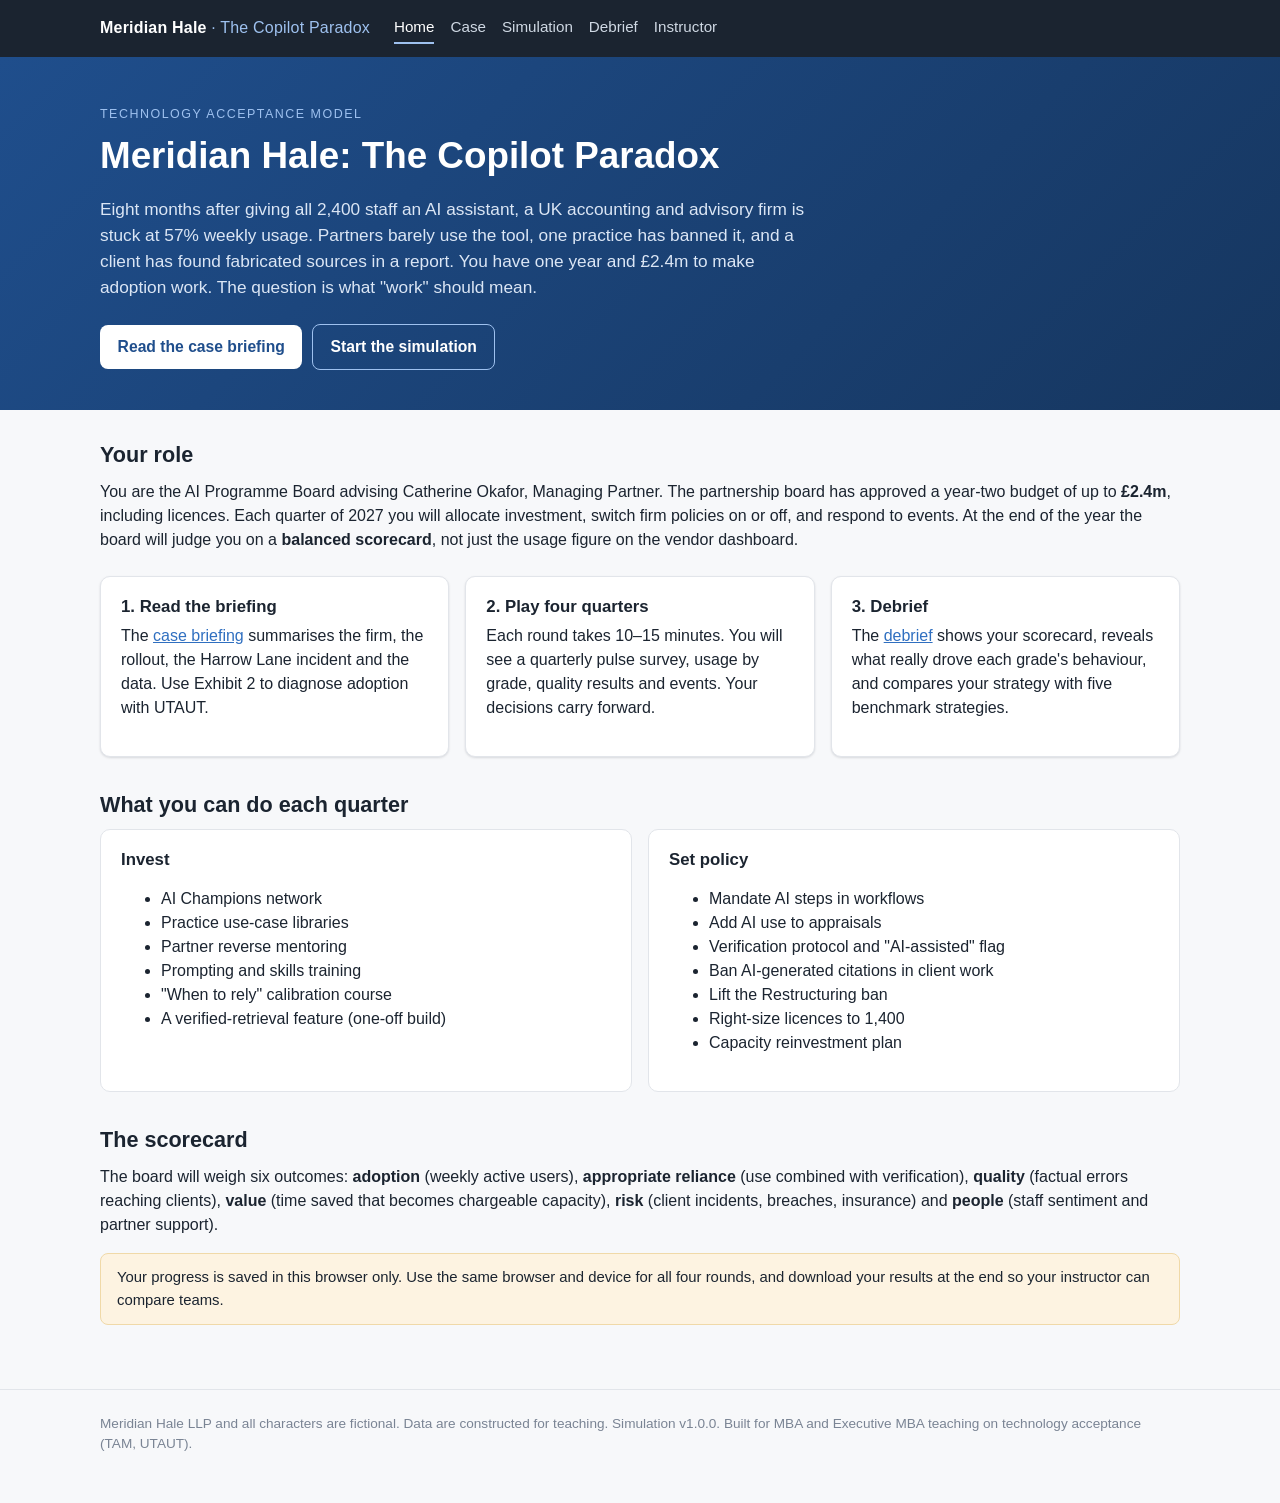
<file: index.html>
<!DOCTYPE html>
<html lang="en-GB">
<head>
  <meta charset="utf-8">
  <meta name="viewport" content="width=device-width, initial-scale=1">
  <title>Meridian Hale: The Copilot Paradox — Simulation</title>
  <meta name="description" content="A classroom simulation on technology acceptance (TAM, UTAUT) and generative AI adoption in a professional services firm.">
  <link rel="icon" href="data:image/svg+xml,%3Csvg xmlns=%27http://www.w3.org/2000/svg%27 viewBox=%270 0 16 16%27%3E%3Crect width=%2716%27 height=%2716%27 rx=%273%27 fill=%27%231f4e8c%27/%3E%3C/svg%3E">
  <link rel="stylesheet" href="assets/css/style.css">
</head>
<body>
  <header class="topbar"></header>

  <section class="hero">
    <div class="wrap">
      <div class="kicker">Technology acceptance model</div>
      <h1>Meridian Hale: The Copilot Paradox</h1>
      <p>Eight months after giving all 2,400 staff an AI assistant, a UK accounting and advisory firm is stuck at 57% weekly usage. Partners barely use the tool, one practice has banned it, and a client has found fabricated sources in a report. You have one year and £2.4m to make adoption work. The question is what "work" should mean.</p>
      <div class="btn-row" style="margin-top:1.4rem">
        <a class="btn" href="case.html" style="background:#fff;color:#1f4e8c">Read the case briefing</a>
        <a class="btn secondary" href="simulation.html" style="background:transparent;color:#fff;border-color:#9ec1ef">Start the simulation</a>
      </div>
    </div>
  </section>

  <main class="wrap">
    <h2 style="margin-top:0">Your role</h2>
    <p>You are the AI Programme Board advising Catherine Okafor, Managing Partner. The partnership board has approved a year-two budget of up to <strong>£2.4m</strong>, including licences. Each quarter of 2027 you will allocate investment, switch firm policies on or off, and respond to events. At the end of the year the board will judge you on a <strong>balanced scorecard</strong>, not just the usage figure on the vendor dashboard.</p>

    <div class="grid grid-3" style="margin-top:1.5rem">
      <div class="card">
        <h3>1. Read the briefing</h3>
        <p>The <a href="case.html">case briefing</a> summarises the firm, the rollout, the Harrow Lane incident and the data. Use Exhibit 2 to diagnose adoption with UTAUT.</p>
      </div>
      <div class="card">
        <h3>2. Play four quarters</h3>
        <p>Each round takes 10–15 minutes. You will see a quarterly pulse survey, usage by grade, quality results and events. Your decisions carry forward.</p>
      </div>
      <div class="card">
        <h3>3. Debrief</h3>
        <p>The <a href="debrief.html">debrief</a> shows your scorecard, reveals what really drove each grade's behaviour, and compares your strategy with five benchmark strategies.</p>
      </div>
    </div>

    <h2>What you can do each quarter</h2>
    <div class="grid grid-2">
      <div class="card flat">
        <h3>Invest</h3>
        <ul>
          <li>AI Champions network</li>
          <li>Practice use-case libraries</li>
          <li>Partner reverse mentoring</li>
          <li>Prompting and skills training</li>
          <li>"When to rely" calibration course</li>
          <li>A verified-retrieval feature (one-off build)</li>
        </ul>
      </div>
      <div class="card flat">
        <h3>Set policy</h3>
        <ul>
          <li>Mandate AI steps in workflows</li>
          <li>Add AI use to appraisals</li>
          <li>Verification protocol and "AI-assisted" flag</li>
          <li>Ban AI-generated citations in client work</li>
          <li>Lift the Restructuring ban</li>
          <li>Right-size licences to 1,400</li>
          <li>Capacity reinvestment plan</li>
        </ul>
      </div>
    </div>

    <h2>The scorecard</h2>
    <p>The board will weigh six outcomes: <strong>adoption</strong> (weekly active users), <strong>appropriate reliance</strong> (use combined with verification), <strong>quality</strong> (factual errors reaching clients), <strong>value</strong> (time saved that becomes chargeable capacity), <strong>risk</strong> (client incidents, breaches, insurance) and <strong>people</strong> (staff sentiment and partner support).</p>
    <div class="notice">Your progress is saved in this browser only. Use the same browser and device for all four rounds, and download your results at the end so your instructor can compare teams.</div>
  </main>

  <footer></footer>
  <script src="assets/js/data.js"></script>
  <script src="assets/js/ui.js"></script>
  <script>MHUI.nav('index.html');</script>
</body>
</html>
</file>
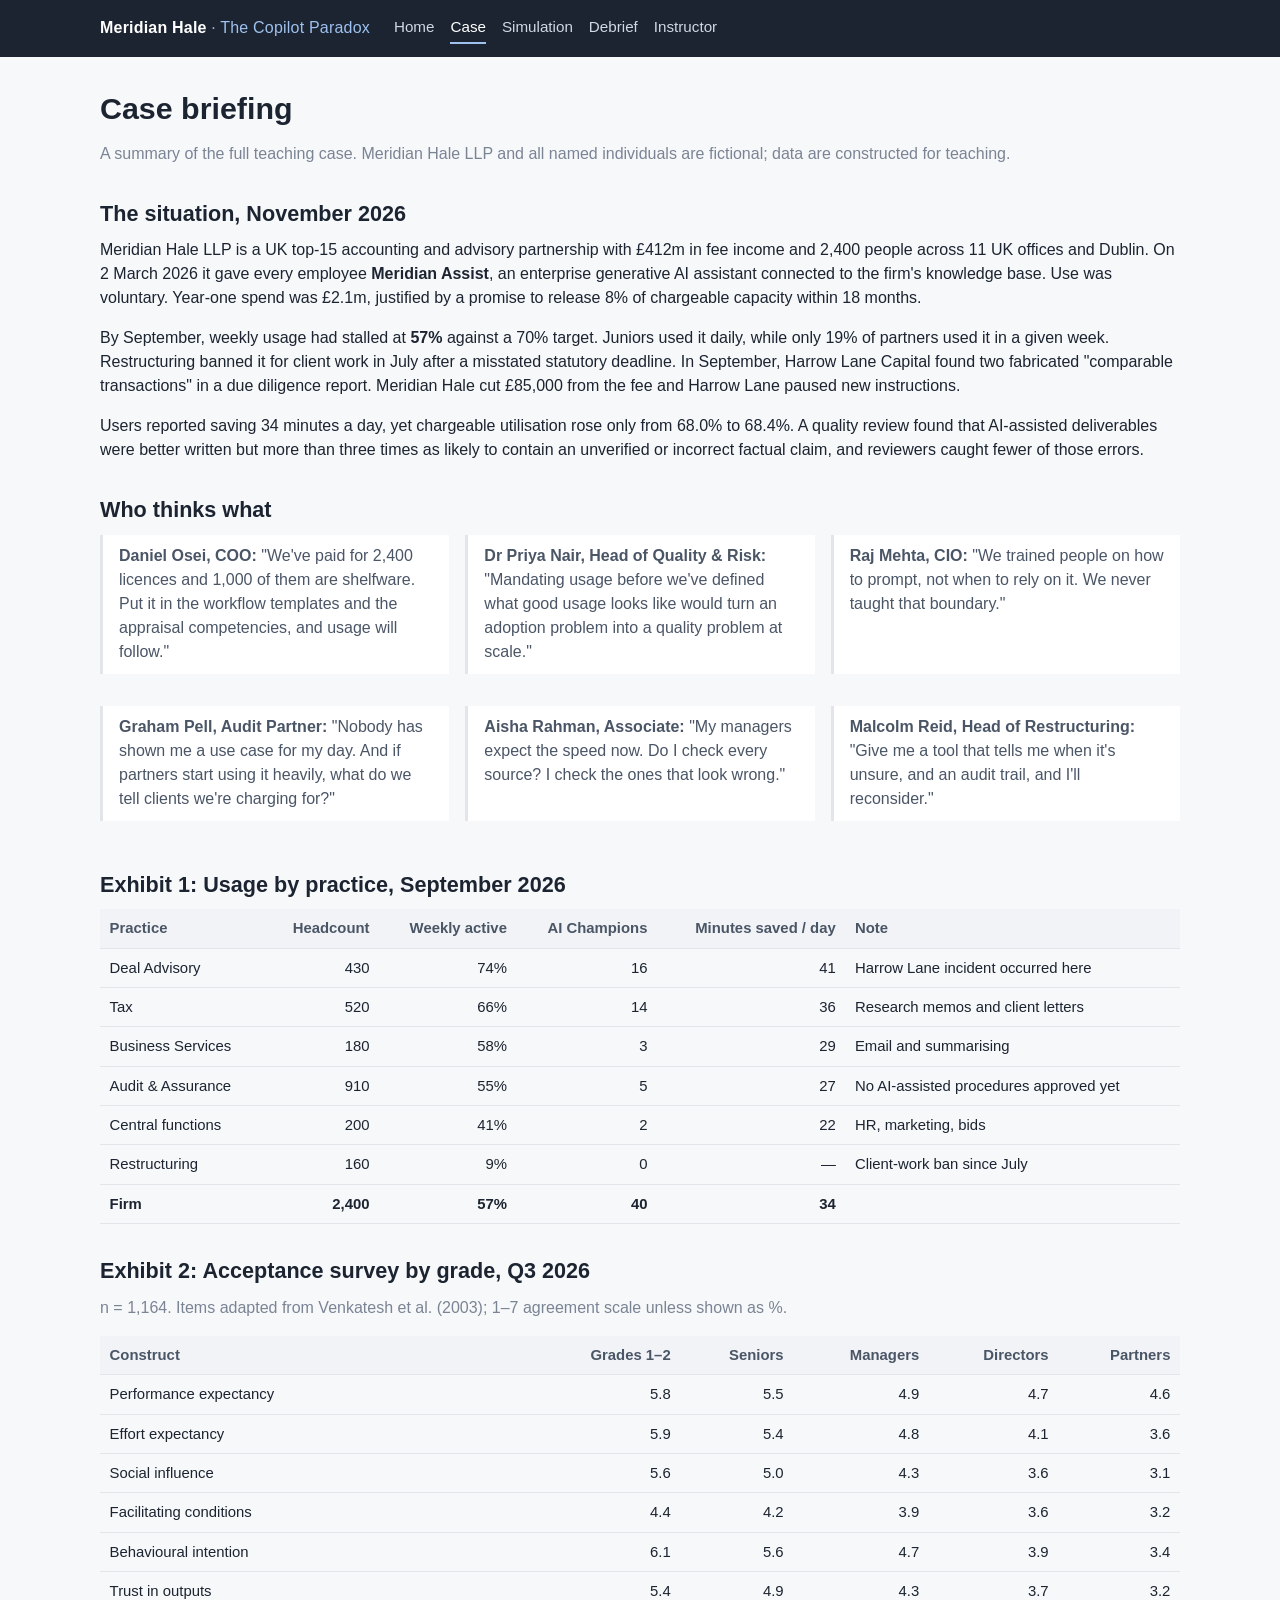
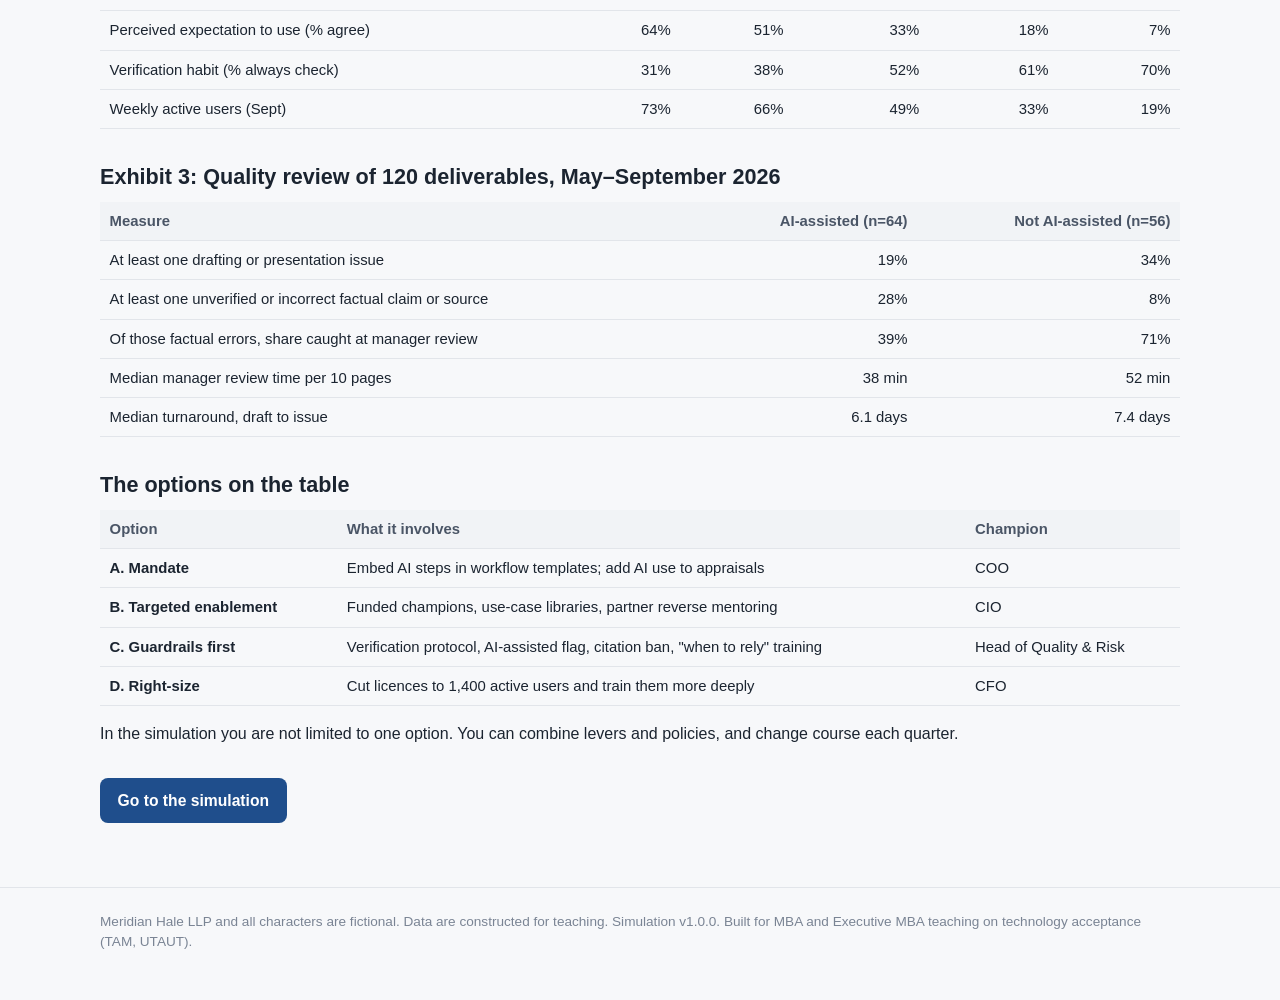
<file: case.html>
<!DOCTYPE html>
<html lang="en-GB">
<head>
  <meta charset="utf-8">
  <meta name="viewport" content="width=device-width, initial-scale=1">
  <title>Case briefing — Meridian Hale: The Copilot Paradox</title>
  <link rel="icon" href="data:image/svg+xml,%3Csvg xmlns=%27http://www.w3.org/2000/svg%27 viewBox=%270 0 16 16%27%3E%3Crect width=%2716%27 height=%2716%27 rx=%273%27 fill=%27%231f4e8c%27/%3E%3C/svg%3E">
  <link rel="stylesheet" href="assets/css/style.css">
</head>
<body>
  <header class="topbar"></header>
  <main class="wrap">
    <h1>Case briefing</h1>
    <p class="muted">A summary of the full teaching case. Meridian Hale LLP and all named individuals are fictional; data are constructed for teaching.</p>

    <h2>The situation, November 2026</h2>
    <p>Meridian Hale LLP is a UK top-15 accounting and advisory partnership with £412m in fee income and 2,400 people across 11 UK offices and Dublin. On 2 March 2026 it gave every employee <strong>Meridian Assist</strong>, an enterprise generative AI assistant connected to the firm's knowledge base. Use was voluntary. Year-one spend was £2.1m, justified by a promise to release 8% of chargeable capacity within 18 months.</p>
    <p>By September, weekly usage had stalled at <strong>57%</strong> against a 70% target. Juniors used it daily, while only 19% of partners used it in a given week. Restructuring banned it for client work in July after a misstated statutory deadline. In September, Harrow Lane Capital found two fabricated "comparable transactions" in a due diligence report. Meridian Hale cut £85,000 from the fee and Harrow Lane paused new instructions.</p>
    <p>Users reported saving 34 minutes a day, yet chargeable utilisation rose only from 68.0% to 68.4%. A quality review found that AI-assisted deliverables were better written but more than three times as likely to contain an unverified or incorrect factual claim, and reviewers caught fewer of those errors.</p>

    <h2>Who thinks what</h2>
    <div class="grid grid-2">
      <blockquote><strong>Daniel Osei, COO:</strong> "We've paid for 2,400 licences and 1,000 of them are shelfware. Put it in the workflow templates and the appraisal competencies, and usage will follow."</blockquote>
      <blockquote><strong>Dr Priya Nair, Head of Quality &amp; Risk:</strong> "Mandating usage before we've defined what good usage looks like would turn an adoption problem into a quality problem at scale."</blockquote>
      <blockquote><strong>Raj Mehta, CIO:</strong> "We trained people on how to prompt, not when to rely on it. We never taught that boundary."</blockquote>
      <blockquote><strong>Graham Pell, Audit Partner:</strong> "Nobody has shown me a use case for my day. And if partners start using it heavily, what do we tell clients we're charging for?"</blockquote>
      <blockquote><strong>Aisha Rahman, Associate:</strong> "My managers expect the speed now. Do I check every source? I check the ones that look wrong."</blockquote>
      <blockquote><strong>Malcolm Reid, Head of Restructuring:</strong> "Give me a tool that tells me when it's unsure, and an audit trail, and I'll reconsider."</blockquote>
    </div>

    <h2>Exhibit 1: Usage by practice, September 2026</h2>
    <div class="table-wrap"><table>
      <thead><tr><th>Practice</th><th class="num">Headcount</th><th class="num">Weekly active</th><th class="num">AI Champions</th><th class="num">Minutes saved / day</th><th>Note</th></tr></thead>
      <tbody>
        <tr><td>Deal Advisory</td><td class="num">430</td><td class="num">74%</td><td class="num">16</td><td class="num">41</td><td>Harrow Lane incident occurred here</td></tr>
        <tr><td>Tax</td><td class="num">520</td><td class="num">66%</td><td class="num">14</td><td class="num">36</td><td>Research memos and client letters</td></tr>
        <tr><td>Business Services</td><td class="num">180</td><td class="num">58%</td><td class="num">3</td><td class="num">29</td><td>Email and summarising</td></tr>
        <tr><td>Audit &amp; Assurance</td><td class="num">910</td><td class="num">55%</td><td class="num">5</td><td class="num">27</td><td>No AI-assisted procedures approved yet</td></tr>
        <tr><td>Central functions</td><td class="num">200</td><td class="num">41%</td><td class="num">2</td><td class="num">22</td><td>HR, marketing, bids</td></tr>
        <tr><td>Restructuring</td><td class="num">160</td><td class="num">9%</td><td class="num">0</td><td class="num">—</td><td>Client-work ban since July</td></tr>
        <tr><td><strong>Firm</strong></td><td class="num"><strong>2,400</strong></td><td class="num"><strong>57%</strong></td><td class="num"><strong>40</strong></td><td class="num"><strong>34</strong></td><td></td></tr>
      </tbody>
    </table></div>

    <h2>Exhibit 2: Acceptance survey by grade, Q3 2026</h2>
    <p class="muted">n = 1,164. Items adapted from Venkatesh et al. (2003); 1–7 agreement scale unless shown as %.</p>
    <div class="table-wrap"><table>
      <thead><tr><th>Construct</th><th class="num">Grades 1–2</th><th class="num">Seniors</th><th class="num">Managers</th><th class="num">Directors</th><th class="num">Partners</th></tr></thead>
      <tbody>
        <tr><td>Performance expectancy</td><td class="num">5.8</td><td class="num">5.5</td><td class="num">4.9</td><td class="num">4.7</td><td class="num">4.6</td></tr>
        <tr><td>Effort expectancy</td><td class="num">5.9</td><td class="num">5.4</td><td class="num">4.8</td><td class="num">4.1</td><td class="num">3.6</td></tr>
        <tr><td>Social influence</td><td class="num">5.6</td><td class="num">5.0</td><td class="num">4.3</td><td class="num">3.6</td><td class="num">3.1</td></tr>
        <tr><td>Facilitating conditions</td><td class="num">4.4</td><td class="num">4.2</td><td class="num">3.9</td><td class="num">3.6</td><td class="num">3.2</td></tr>
        <tr><td>Behavioural intention</td><td class="num">6.1</td><td class="num">5.6</td><td class="num">4.7</td><td class="num">3.9</td><td class="num">3.4</td></tr>
        <tr><td>Trust in outputs</td><td class="num">5.4</td><td class="num">4.9</td><td class="num">4.3</td><td class="num">3.7</td><td class="num">3.2</td></tr>
        <tr><td>Perceived expectation to use (% agree)</td><td class="num">64%</td><td class="num">51%</td><td class="num">33%</td><td class="num">18%</td><td class="num">7%</td></tr>
        <tr><td>Verification habit (% always check)</td><td class="num">31%</td><td class="num">38%</td><td class="num">52%</td><td class="num">61%</td><td class="num">70%</td></tr>
        <tr><td>Weekly active users (Sept)</td><td class="num">73%</td><td class="num">66%</td><td class="num">49%</td><td class="num">33%</td><td class="num">19%</td></tr>
      </tbody>
    </table></div>

    <h2>Exhibit 3: Quality review of 120 deliverables, May–September 2026</h2>
    <div class="table-wrap"><table>
      <thead><tr><th>Measure</th><th class="num">AI-assisted (n=64)</th><th class="num">Not AI-assisted (n=56)</th></tr></thead>
      <tbody>
        <tr><td>At least one drafting or presentation issue</td><td class="num">19%</td><td class="num">34%</td></tr>
        <tr><td>At least one unverified or incorrect factual claim or source</td><td class="num">28%</td><td class="num">8%</td></tr>
        <tr><td>Of those factual errors, share caught at manager review</td><td class="num">39%</td><td class="num">71%</td></tr>
        <tr><td>Median manager review time per 10 pages</td><td class="num">38 min</td><td class="num">52 min</td></tr>
        <tr><td>Median turnaround, draft to issue</td><td class="num">6.1 days</td><td class="num">7.4 days</td></tr>
      </tbody>
    </table></div>

    <h2>The options on the table</h2>
    <div class="table-wrap"><table>
      <thead><tr><th>Option</th><th>What it involves</th><th>Champion</th></tr></thead>
      <tbody>
        <tr><td><strong>A. Mandate</strong></td><td>Embed AI steps in workflow templates; add AI use to appraisals</td><td>COO</td></tr>
        <tr><td><strong>B. Targeted enablement</strong></td><td>Funded champions, use-case libraries, partner reverse mentoring</td><td>CIO</td></tr>
        <tr><td><strong>C. Guardrails first</strong></td><td>Verification protocol, AI-assisted flag, citation ban, "when to rely" training</td><td>Head of Quality &amp; Risk</td></tr>
        <tr><td><strong>D. Right-size</strong></td><td>Cut licences to 1,400 active users and train them more deeply</td><td>CFO</td></tr>
      </tbody>
    </table></div>
    <p style="margin-top:1rem">In the simulation you are not limited to one option. You can combine levers and policies, and change course each quarter.</p>

    <div class="btn-row" style="margin-top:2rem"><a class="btn" href="simulation.html">Go to the simulation</a></div>
  </main>
  <footer></footer>
  <script src="assets/js/data.js"></script>
  <script src="assets/js/ui.js"></script>
  <script>MHUI.nav('case.html');</script>
</body>
</html>
</file>
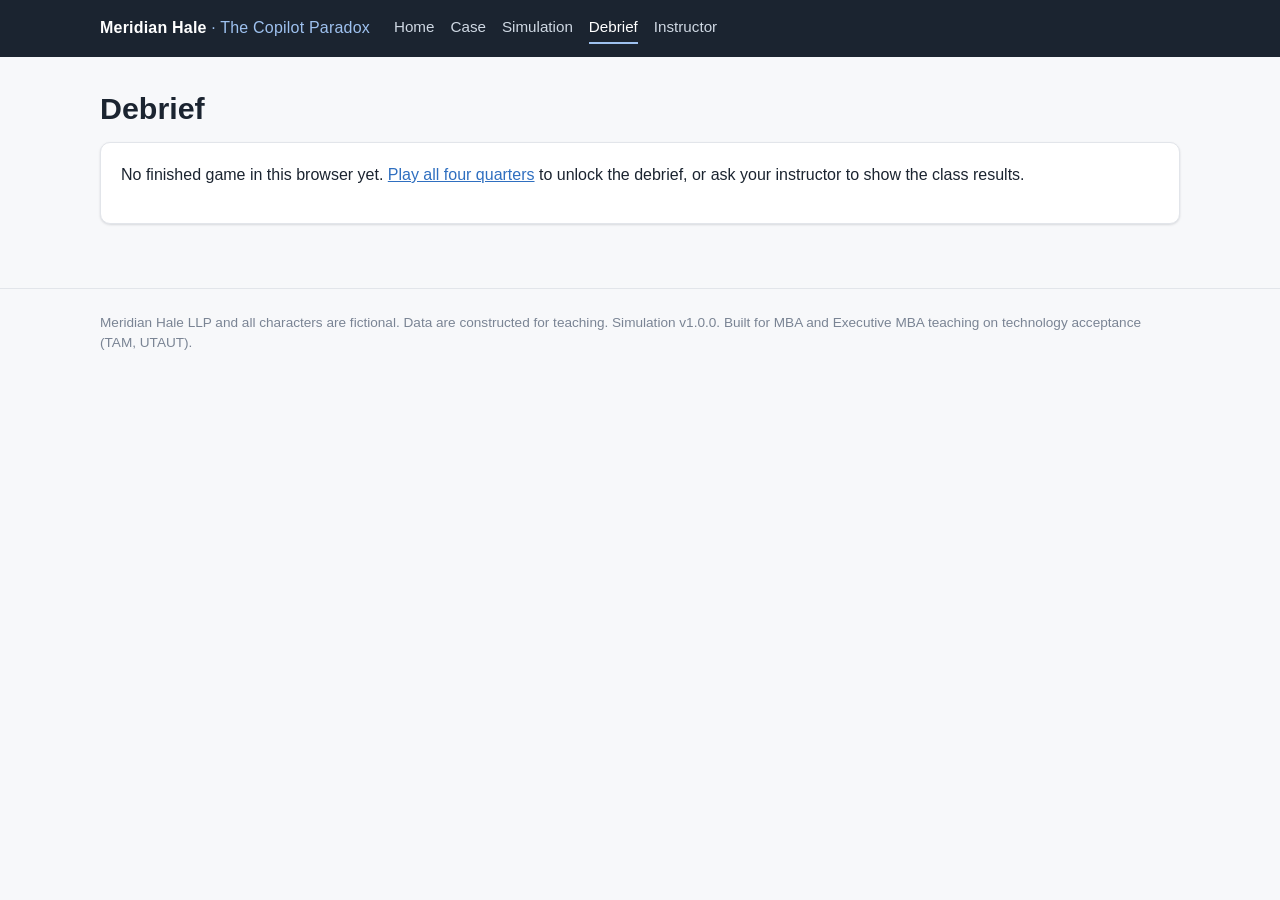
<file: debrief.html>
<!DOCTYPE html>
<html lang="en-GB">
<head>
  <meta charset="utf-8">
  <meta name="viewport" content="width=device-width, initial-scale=1">
  <title>Debrief — Meridian Hale: The Copilot Paradox</title>
  <link rel="icon" href="data:image/svg+xml,%3Csvg xmlns=%27http://www.w3.org/2000/svg%27 viewBox=%270 0 16 16%27%3E%3Crect width=%2716%27 height=%2716%27 rx=%273%27 fill=%27%231f4e8c%27/%3E%3C/svg%3E">
  <link rel="stylesheet" href="assets/css/style.css">
</head>
<body>
  <header class="topbar"></header>
  <main class="wrap">
    <section id="empty" class="hidden">
      <h1>Debrief</h1>
      <div class="card"><p>No finished game in this browser yet. <a href="simulation.html">Play all four quarters</a> to unlock the debrief, or ask your instructor to show the class results.</p></div>
    </section>

    <section id="debrief" class="hidden">
      <h1>Debrief: <span id="teamName"></span></h1>
      <p class="muted" id="subLine"></p>

      <div class="grid grid-2">
        <div class="card">
          <h3>Board scorecard</h3>
          <div style="display:flex;align-items:baseline;gap:.8rem;margin:.4rem 0 1rem"><div class="big-score" id="overall"></div><div class="muted">overall, out of 100</div></div>
          <div id="bars"></div>
        </div>
        <div class="card">
          <h3>The original KPI vs the scorecard</h3>
          <p id="kpiVerdict"></p>
          <div class="table-wrap"><table id="endTable"></table></div>
        </div>
      </div>

      <h2>How your year unfolded</h2>
      <div class="grid grid-2">
        <div class="card"><h3>Weekly active users by grade</h3><div class="chart" id="wauChart"></div></div>
        <div class="card"><h3>Use and verification</h3><p class="muted" style="margin:0">Appropriate reliance = share of staff who use the tool <em>and</em> always verify</p><div class="chart" id="relChart"></div></div>
      </div>

      <h2>Your decisions</h2>
      <div class="card table-wrap" id="decisions"></div>

      <h2>Benchmarks on the same random events</h2>
      <p>Five reference strategies were run with your class code, so they faced the same incidents and events as you. Each one spends within the same £2.4m budget and plays all four quarters. Four follow a single option from the case, and one combines options in sequence:</p>
      <ul>
        <li><strong>Pure Option A: mandate.</strong> Builds AI steps into workflow templates and adds AI use to appraisals from Q1, with modest spending on champions and skills training. It shows what happens when usage is made an expectation rather than a choice.</li>
        <li><strong>Pure Option B: targeted enablement.</strong> Spends every quarter on champions, practice use-case libraries, partner reverse mentoring and skills training, but sets no new policies. It tests whether better support alone can lift adoption without guardrails.</li>
        <li><strong>Pure Option C: guardrails first.</strong> Introduces the verification protocol and the ban on AI-generated citations, funds the "when to rely" course every quarter and builds verified retrieval in Q1. It prioritises quality and risk over usage growth.</li>
        <li><strong>Pure Option D: right-size.</strong> Cuts licences to 1,400 current users and reinvests the savings in calibration, skills training and champions. It concentrates the tool on people who already use it.</li>
        <li><strong>Sequenced: guardrails, then enablement.</strong> Puts the verification protocol, citation ban, calibration training and verified retrieval in place in Q1, then shifts spending towards champions, use cases and mentoring and adds a capacity plan. It lifts the Restructuring ban only in Q4, once controls are established.</li>
      </ul>
      <div class="card table-wrap" id="bench"></div>

      <h2>Behind the curtain: what drove each grade</h2>
      <p>The simulation uses a UTAUT-style model. Each grade turns its construct scores into an intention to use, with its own <strong>hidden weights</strong>. Students saw the construct scores in the pulse survey but not the weights.</p>
      <div class="card table-wrap" id="weights"></div>
      <div class="grid grid-2" style="margin-top:1rem">
        <div class="card flat">
          <h3>What the weights say</h3>
          <ul>
            <li><strong>Juniors</strong> respond most to social influence. They adopt because peers and managers expect it, which is also why they verify least.</li>
            <li><strong>Partners</strong> respond to performance expectancy and facilitating conditions, and barely at all to social influence. Evidence on their own clients' work (use-case libraries) and one-to-one help (reverse mentoring) move them; champions and appraisal criteria do not.</li>
            <li><strong>A mandate</strong> amplifies social influence and puts a floor under usage. But usage that comes from compliance rather than intention carries 40% less verification, and reviewers under volume pressure catch fewer errors.</li>
          </ul>
        </div>
        <div class="card flat">
          <h3>What TAM and UTAUT leave out</h3>
          <ul>
            <li><strong>Calibrated trust.</strong> Quality depends on verification habits, which run opposite to adoption across grades (Exhibit 2).</li>
            <li><strong>Use is not the outcome.</strong> The Q3 model upgrade raised trust for everyone; without calibration training, verification fell.</li>
            <li><strong>Time saved is not value.</strong> Without a capacity plan, most saved time never becomes chargeable work.</li>
          </ul>
        </div>
      </div>

      <h2>Discussion</h2>
      <ol>
        <li>Did your team optimise for the board's original KPI (70% weekly usage) or for the scorecard? When did you notice the difference?</li>
        <li>Which grade did your levers fail to move, and which UTAUT construct explains why?</li>
        <li>Is perceived voluntariness a moderator in this setting, or a design choice for management?</li>
        <li>What would you put in a year-three success definition for Meridian Assist?</li>
      </ol>

      <div class="btn-row" style="margin-top:1.5rem">
        <button class="btn" id="dlJson">Download results (JSON for instructor)</button>
        <button class="btn secondary" id="dlCsv">Download quarterly data (CSV)</button>
        <button class="btn ghost" onclick="window.print()">Print</button>
      </div>
    </section>
  </main>
  <footer></footer>
  <script src="assets/js/data.js"></script>
  <script src="assets/js/model.js"></script>
  <script src="assets/js/ui.js"></script>
  <script src="assets/js/debrief.js"></script>
</body>
</html>
</file>
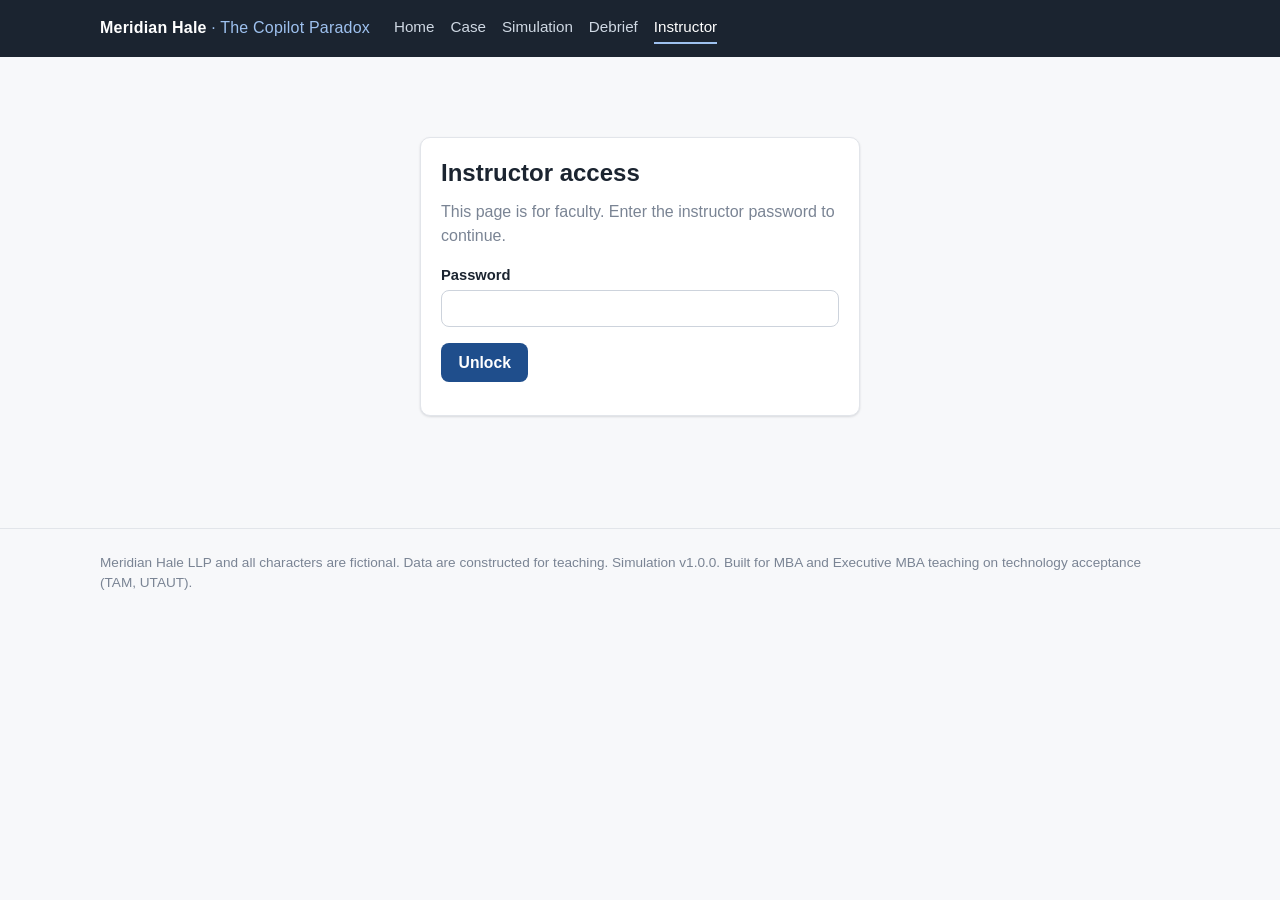
<file: instructor.html>
<!DOCTYPE html>
<html lang="en-GB">
<head>
  <meta charset="utf-8">
  <meta name="viewport" content="width=device-width, initial-scale=1">
  <title>Instructor guide — Meridian Hale: The Copilot Paradox</title>
  <link rel="icon" href="data:image/svg+xml,%3Csvg xmlns=%27http://www.w3.org/2000/svg%27 viewBox=%270 0 16 16%27%3E%3Crect width=%2716%27 height=%2716%27 rx=%273%27 fill=%27%231f4e8c%27/%3E%3C/svg%3E">
  <link rel="stylesheet" href="assets/css/style.css">
</head>
<body>
  <header class="topbar"></header>
  <main class="wrap">
    <section id="gate" class="card" style="max-width:440px;margin:3rem auto">
      <h1 style="font-size:1.5rem">Instructor access</h1>
      <p class="muted">This page is for faculty. Enter the instructor password to continue.</p>
      <form id="gateForm">
        <div class="field">
          <label for="pw">Password</label>
          <input type="password" id="pw" autocomplete="current-password" style="width:100%;padding:.55rem .7rem;border:1px solid #cdd3dc;border-radius:8px;font-size:1rem">
        </div>
        <button class="btn" type="submit">Unlock</button>
        <p id="gateMsg" style="color:var(--bad);margin:.8rem 0 0" aria-live="polite"></p>
      </form>
    </section>
    <div id="instructorContent" class="hidden">
    <h1>Instructor guide</h1>
    <p class="muted">For faculty only. This page reveals how the model works. Ask students not to open it until after the debrief.</p>

    <h2>Class results</h2>
    <p>Ask each team to click <strong>Download results (JSON)</strong> on their debrief page and send you the file. Load all the files here to compare teams. Files are read in your browser only; nothing is uploaded.</p>
    <div class="card">
      <div class="btn-row">
        <label class="btn" for="files" style="margin:0">Load team result files</label>
        <input type="file" id="files" accept=".json,application/json" multiple class="hidden">
        <button class="btn secondary" id="demoBtn">Show demo class (benchmark strategies)</button>
        <button class="btn ghost" id="clearBtn">Clear</button>
      </div>
      <p class="muted" id="loadMsg" style="margin:.6rem 0 0"></p>
      <div id="classOut" class="hidden" style="margin-top:1rem">
        <div class="table-wrap" id="leaderboard"></div>
        <div class="grid grid-2" style="margin-top:1rem">
          <div><h3>Final weekly usage vs errors reaching clients</h3><div class="chart" id="scatter"></div></div>
          <div><h3>What the class did with policy</h3><div class="table-wrap" id="policyMix"></div></div>
        </div>
      </div>
    </div>

    <h2>Run sheet (about 3 hours, or two sessions)</h2>
    <div class="table-wrap card"><table>
      <thead><tr><th>Time</th><th>Activity</th><th>Notes</th></tr></thead>
      <tbody>
        <tr><td>Before class</td><td>Students read the case or the <a href="case.html">briefing</a></td><td>Ask them to plot Exhibit 2 by construct and grade.</td></tr>
        <tr><td>0:00–0:20</td><td>Opening poll and diagnosis</td><td>"Mandate: yes or no?" Then a 10-minute UTAUT diagnosis of Exhibit 2 in plenary.</td></tr>
        <tr><td>0:20–0:30</td><td>Set-up</td><td>Teams of 3–5, one laptop each. Give everyone the same <strong>class code</strong> so random events are identical.</td></tr>
        <tr><td>0:30–1:30</td><td>Rounds Q1–Q4</td><td>12–15 minutes per round. After Q2, pause for 5 minutes: "Who met the insurer's deadline? Who has Harrow Lane back?"</td></tr>
        <tr><td>1:30–1:45</td><td>Results upload</td><td>Teams download JSON; you load the files here.</td></tr>
        <tr><td>1:45–2:30</td><td>Debrief</td><td>Leaderboard, then the "behind the curtain" weights. Contrast the board's original KPI with the scorecard.</td></tr>
        <tr><td>2:30–3:00</td><td>Theory wrap-up</td><td>Limits of TAM/UTAUT: use vs appropriate use, voluntariness, calibrated trust, value realisation.</td></tr>
      </tbody>
    </table></div>

    <h2>Teaching points the simulation is built to surface</h2>
    <ol>
      <li><strong>The Copilot paradox.</strong> A mandate (with appraisal criteria) lifts weekly usage above 70% fast, but compliance-driven use comes with less verification. Errors reaching clients rise and staff and partner sentiment fall.</li>
      <li><strong>Segment-specific levers.</strong> Juniors are moved by social influence, partners by performance expectancy and facilitating conditions. Champions barely move partners; use-case libraries and reverse mentoring do.</li>
      <li><strong>Calibration as a missing construct.</strong> The Q3 model upgrade raises trust everywhere. Teams without calibration training see verification habits fall, even though the tool got better.</li>
      <li><strong>Friction has a shadow.</strong> Verification rules and licence cuts without calibration push frustrated juniors towards public AI tools, with a risk of a confidentiality breach.</li>
      <li><strong>Time saved is not value.</strong> Only part of self-reported time saving is real, and most of that turns into chargeable capacity only with a capacity plan.</li>
      <li><strong>Sequencing.</strong> The strongest benchmark puts guardrails in place first, then funds enablement. It meets the insurer's deadline, wins back Harrow Lane and still reaches about 75% usage.</li>
    </ol>

    <h2>How the model works</h2>
    <div class="card">
      <h3>1. Constructs and intention (UTAUT core)</h3>
      <p>Each grade <em>g</em> has scores for performance expectancy (PE), effort expectancy (EE), social influence (SI) and facilitating conditions (FC) on a 1–7 scale, starting from Exhibit 2. Its weighted score is:</p>
      <pre>score_g = w_PE·PE + w_EE·EE + w_SI·SI·m + w_FC·FC        (m = 1.3 under a mandate)</pre>
      <p>Target usage moves from the observed baseline through a logistic link, and actual usage closes 60% of the gap each quarter:</p>
      <pre>target_g = σ( logit(baseline_g) + 1.2 · (score_g − score_g,0) )
intent_g ← intent_g + 0.6 · (target_g − intent_g)</pre>
      <p>Usage is then adjusted for policy: a mandate sets a floor (grade-specific), the Restructuring ban suppresses 6.7% of each grade by 85%, and right-sizing caps licences at 1,400 users.</p>

      <h3>2. Levers</h3>
      <p>Each lever adds <code>max × multiplier_g × (1 − e^(−spend/scale))</code> to a construct every quarter, so returns diminish within a quarter. Gains in SI and FC decay by 8% a quarter towards their starting point unless they are sustained. Policies modify constructs only while switched on.</p>
      <div class="table-wrap" id="leverTable"></div>

      <h3>3. Quality (automation-bias layer)</h3>
      <pre>error rate (AI)   = 0.28 × retrieval(0.7) × model upgrade(0.75) × citation ban(0.8)
                    × (1 − 0.5·verify_drafters) / (1 − 0.5·verify_drafters,0)
catch rate        = 0.39 + protocol(0.15) + 0.10·calibration level
                    + 0.2·(manager verify − 0.52) − mandate(0.05)
escaped errors    = 3,200 × AI share × error rate × (1 − catch) + non-AI escapes
client incidents  ~ Poisson(escaped × 0.003)</pre>
      <p>Verification by staff who use the tool only because of a mandate is 40% lower. AI share of deliverables is driven by usage among grades 1–2, seniors and managers.</p>

      <h3>4. Value</h3>
      <pre>real hours saved  = Σ users_g × self-reported minutes_g × realisation      (realisation 0.55 → 0.85 max)
chargeable hours  = real hours × conversion                                  (0.25, or 0.35 with a capacity plan)
utilisation       = 68.4% + Δ chargeable hours / 990,000 hours</pre>

      <h3>5. Scorecard</h3>
      <div class="table-wrap" id="scoreTable"></div>
    </div>

    <h2>Hidden grade weights</h2>
    <div class="card table-wrap" id="weightTable"></div>

    <h2>Customising the simulation</h2>
    <p>All parameters live in two files in the repository: <code>assets/js/data.js</code> (grades, levers, policies, events, benchmark strategies, score weights) and <code>assets/js/model.js</code> (model constants at the top of the file). After editing, run <code>node tests/model.test.js</code> to check that the baseline still reproduces the case and every benchmark fits the budget.</p>
    </div>
  </main>
  <footer></footer>
  <script src="assets/js/data.js"></script>
  <script src="assets/js/model.js"></script>
  <script src="assets/js/ui.js"></script>
  <script src="assets/js/instructor.js"></script>
  <script src="assets/js/gate.js"></script>
</body>
</html>
</file>
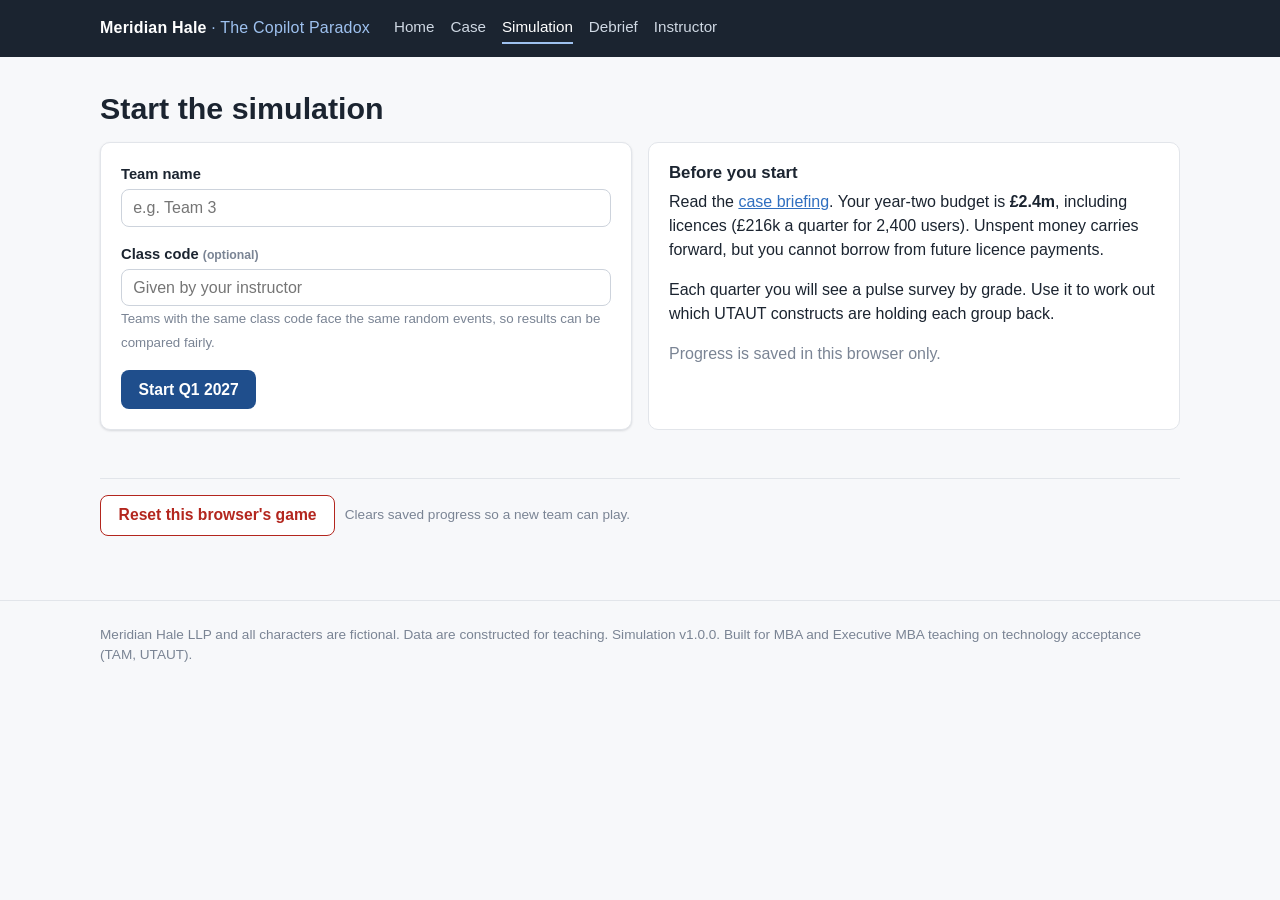
<file: simulation.html>
<!DOCTYPE html>
<html lang="en-GB">
<head>
  <meta charset="utf-8">
  <meta name="viewport" content="width=device-width, initial-scale=1">
  <title>Simulation — Meridian Hale: The Copilot Paradox</title>
  <link rel="icon" href="data:image/svg+xml,%3Csvg xmlns=%27http://www.w3.org/2000/svg%27 viewBox=%270 0 16 16%27%3E%3Crect width=%2716%27 height=%2716%27 rx=%273%27 fill=%27%231f4e8c%27/%3E%3C/svg%3E">
  <link rel="stylesheet" href="assets/css/style.css">
</head>
<body>
  <header class="topbar"></header>
  <main class="wrap">

    <!-- Setup -->
    <section id="setup" class="hidden">
      <h1>Start the simulation</h1>
      <div class="grid grid-2">
        <div class="card">
          <div class="field">
            <label for="team">Team name</label>
            <input type="text" id="team" placeholder="e.g. Team 3" maxlength="40">
          </div>
          <div class="field">
            <label for="seed">Class code <small>(optional)</small></label>
            <input type="text" id="seed" placeholder="Given by your instructor" maxlength="40">
            <small>Teams with the same class code face the same random events, so results can be compared fairly.</small>
          </div>
          <button class="btn" id="startBtn">Start Q1 2027</button>
        </div>
        <div class="card flat">
          <h3>Before you start</h3>
          <p>Read the <a href="case.html">case briefing</a>. Your year-two budget is <strong>£2.4m</strong>, including licences (£216k a quarter for 2,400 users). Unspent money carries forward, but you cannot borrow from future licence payments.</p>
          <p>Each quarter you will see a pulse survey by grade. Use it to work out which UTAUT constructs are holding each group back.</p>
          <p class="muted">Progress is saved in this browser only.</p>
        </div>
      </div>
    </section>

    <!-- Game -->
    <section id="game" class="hidden">
      <div class="steps" id="steps"></div>
      <h1 id="qTitle"></h1>
      <p class="muted" id="teamLine"></p>

      <div class="event" id="event"></div>

      <h2>Where you stand</h2>
      <div class="grid grid-4" id="kpis"></div>

      <div class="grid grid-2" style="margin-top:1rem">
        <div class="card">
          <h3>Weekly active users by grade</h3>
          <div class="chart" id="wauChart"></div>
        </div>
        <div class="card">
          <h3>Factual errors reaching clients</h3>
          <p class="muted" style="margin:0">Estimated escaped factual errors per 100 client deliverables</p>
          <div class="chart" id="qualChart"></div>
        </div>
      </div>

      <h2>Quarterly pulse survey</h2>
      <p class="muted">Mean scores on a 1–7 scale, plus the share who always verify facts and sources. Sample sizes are large enough to treat these as reliable.</p>
      <div class="card table-wrap" id="pulse"></div>

      <h2>Your decisions for <span id="qName"></span></h2>
      <div class="layout-sim">
        <div>
          <div class="card">
            <h3>Investment levers <small class="muted">(£k this quarter)</small></h3>
            <div id="levers"></div>
          </div>
          <div class="card" style="margin-top:1rem">
            <h3>Technology</h3>
            <div id="retrieval"></div>
          </div>
          <div class="card" style="margin-top:1rem">
            <h3>Firm policies <small class="muted">(stay on until you switch them off)</small></h3>
            <div id="policies"></div>
          </div>
        </div>
        <aside class="card budget">
          <h3>Budget</h3>
          <div class="muted" id="budgetLine"></div>
          <div class="meter" id="meter"><div></div></div>
          <div class="cost-lines" id="costLines"></div>
          <p class="muted" id="budgetNote" style="font-size:.85rem;margin-top:.6rem"></p>
          <button class="btn" id="submitBtn" style="width:100%;margin-top:.4rem">Submit decisions</button>
        </aside>
      </div>
    </section>

    <!-- Result -->
    <section id="result" class="hidden">
      <div class="steps" id="steps2"></div>
      <h1 id="rTitle"></h1>
      <div class="grid grid-4" id="rKpis"></div>
      <h2>What happened</h2>
      <ul class="log" id="rLog"></ul>
      <div class="btn-row" style="margin-top:1.5rem">
        <button class="btn" id="nextBtn">Continue</button>
      </div>
    </section>

    <div style="margin-top:3rem;border-top:1px solid var(--line);padding-top:1rem" class="btn-row">
      <button class="btn danger" id="resetBtn">Reset this browser's game</button>
      <span class="muted" style="font-size:.85rem">Clears saved progress so a new team can play.</span>
    </div>
  </main>
  <footer></footer>
  <script src="assets/js/data.js"></script>
  <script src="assets/js/model.js"></script>
  <script src="assets/js/ui.js"></script>
  <script src="assets/js/sim.js"></script>
</body>
</html>
</file>
<file: assets/css/style.css>
/* Meridian Hale simulation — styles */
:root {
  --ink: #1b2430;
  --ink-2: #4a5566;
  --ink-3: #7a8494;
  --line: #e2e5ea;
  --bg: #f7f8fa;
  --card: #ffffff;
  --accent: #1f4e8c;
  --accent-2: #2f6fc0;
  --accent-soft: #e8f0fa;
  --good: #2e7d4f;
  --good-soft: #e6f4ec;
  --bad: #b3261e;
  --bad-soft: #fbeaea;
  --warn: #9a6400;
  --warn-soft: #fdf3e1;
  --radius: 10px;
  --shadow: 0 1px 2px rgba(16, 24, 40, .06), 0 1px 3px rgba(16, 24, 40, .08);
  font-family: -apple-system, BlinkMacSystemFont, "Segoe UI", Inter, Roboto, Helvetica, Arial, sans-serif;
}
* { box-sizing: border-box; }
body { margin: 0; background: var(--bg); color: var(--ink); line-height: 1.5; font-size: 16px; }
a { color: var(--accent-2); }
h1, h2, h3 { line-height: 1.25; margin: 0 0 .5em; }
h1 { font-size: 1.9rem; }
h2 { font-size: 1.35rem; margin-top: 1.6em; }
h3 { font-size: 1.05rem; }
p { margin: 0 0 1em; }
small, .muted { color: var(--ink-3); }

/* layout */
.topbar { background: var(--ink); color: #fff; }
.topbar .wrap { display: flex; align-items: center; gap: 1.5rem; padding-top: .8rem; padding-bottom: .8rem; flex-wrap: wrap; }
.brand { font-weight: 700; letter-spacing: .2px; color: #fff; text-decoration: none; }
.brand span { color: #9ec1ef; font-weight: 500; }
.nav { display: flex; gap: 1rem; flex-wrap: wrap; }
.nav a { color: #cfd8e3; text-decoration: none; font-size: .95rem; padding: .2rem 0; border-bottom: 2px solid transparent; }
.nav a:hover, .nav a.active { color: #fff; border-bottom-color: #9ec1ef; }
.wrap { max-width: 1120px; margin: 0 auto; padding: 0 1.25rem; }
main.wrap { padding-top: 2rem; padding-bottom: 4rem; }
footer { border-top: 1px solid var(--line); color: var(--ink-3); font-size: .85rem; padding: 1.5rem 0 3rem; }

.hero { background: linear-gradient(135deg, #1f4e8c 0%, #16365f 100%); color: #fff; padding: 3rem 0 2.5rem; }
.hero h1 { font-size: 2.3rem; }
.hero p { max-width: 720px; color: #dbe6f5; font-size: 1.08rem; }
.hero .kicker { text-transform: uppercase; letter-spacing: 1.5px; font-size: .78rem; color: #9ec1ef; margin-bottom: .6rem; }

.grid { display: grid; gap: 1rem; }
.grid-2 { grid-template-columns: repeat(auto-fit, minmax(320px, 1fr)); }
.grid-3 { grid-template-columns: repeat(auto-fit, minmax(240px, 1fr)); }
.grid-4 { grid-template-columns: repeat(auto-fit, minmax(170px, 1fr)); }

.card { background: var(--card); border: 1px solid var(--line); border-radius: var(--radius); padding: 1.25rem; box-shadow: var(--shadow); }
.card h3 { margin-bottom: .4rem; }
.card.flat { box-shadow: none; }

/* buttons & forms */
.btn { display: inline-block; background: var(--accent); color: #fff; border: 0; border-radius: 8px; padding: .65rem 1.1rem; font-size: .98rem; font-weight: 600; cursor: pointer; text-decoration: none; }
.btn:hover { background: var(--accent-2); }
.btn.secondary { background: #fff; color: var(--accent); border: 1px solid var(--accent); }
.btn.ghost { background: transparent; color: var(--ink-2); border: 1px solid var(--line); }
.btn.danger { background: #fff; color: var(--bad); border: 1px solid var(--bad); }
.btn:disabled { opacity: .45; cursor: not-allowed; }
.btn-row { display: flex; gap: .6rem; flex-wrap: wrap; align-items: center; }
label { font-weight: 600; font-size: .92rem; display: block; margin-bottom: .25rem; }
input[type=text], input[type=number] { width: 100%; padding: .55rem .7rem; border: 1px solid #cdd3dc; border-radius: 8px; font-size: 1rem; background: #fff; }
input[type=number] { max-width: 120px; }
input:focus { outline: 2px solid var(--accent-soft); border-color: var(--accent-2); }
.field { margin-bottom: 1rem; }

/* KPI tiles */
.kpi { background: var(--card); border: 1px solid var(--line); border-radius: var(--radius); padding: .9rem 1rem; }
.kpi .label { font-size: .8rem; color: var(--ink-3); text-transform: uppercase; letter-spacing: .5px; }
.kpi .value { font-size: 1.6rem; font-weight: 700; margin-top: .15rem; }
.kpi .delta { font-size: .85rem; }
.delta.up { color: var(--good); } .delta.down { color: var(--bad); } .delta.flat { color: var(--ink-3); }
.delta.up.bad-up { color: var(--bad); } .delta.down.good-down { color: var(--good); }

/* tables */
table { border-collapse: collapse; width: 100%; font-size: .93rem; }
th, td { text-align: left; padding: .5rem .6rem; border-bottom: 1px solid var(--line); vertical-align: top; }
th { background: #f1f3f6; font-weight: 600; color: var(--ink-2); }
td.num, th.num { text-align: right; font-variant-numeric: tabular-nums; }
.table-wrap { overflow-x: auto; }

/* event & log */
.event { border-left: 4px solid var(--accent-2); background: var(--accent-soft); padding: 1rem 1.2rem; border-radius: 0 var(--radius) var(--radius) 0; }
.event h3 { margin-bottom: .3rem; }
.log { list-style: none; padding: 0; margin: 0; }
.log li { padding: .6rem .8rem; border-radius: 8px; margin-bottom: .5rem; font-size: .95rem; }
.log li.good { background: var(--good-soft); border-left: 4px solid var(--good); }
.log li.bad { background: var(--bad-soft); border-left: 4px solid var(--bad); }
.log li.warn { background: var(--warn-soft); border-left: 4px solid var(--warn); }
.log li.info { background: #f1f3f6; border-left: 4px solid var(--ink-3); }

/* decision form */
.lever { display: grid; grid-template-columns: 1fr 130px; gap: .8rem; align-items: center; padding: .8rem 0; border-bottom: 1px solid var(--line); }
.lever:last-child { border-bottom: 0; }
.lever .name { font-weight: 600; }
.lever .blurb { font-size: .88rem; color: var(--ink-2); }
.lever .input { display: flex; align-items: center; gap: .3rem; justify-content: flex-end; }
.policy { display: grid; grid-template-columns: 28px 1fr auto; gap: .6rem; align-items: start; padding: .75rem 0; border-bottom: 1px solid var(--line); }
.policy:last-child { border-bottom: 0; }
.policy input { width: 18px; height: 18px; margin-top: .2rem; }
.policy .cost { font-size: .85rem; color: var(--ink-3); white-space: nowrap; }
.tag { display: inline-block; font-size: .72rem; padding: .1rem .45rem; border-radius: 999px; background: #eef1f5; color: var(--ink-2); margin-left: .35rem; font-weight: 600; vertical-align: middle; }
.tag.on { background: var(--good-soft); color: var(--good); }

.budget { position: sticky; top: .75rem; }
.meter { height: 10px; background: #e9edf2; border-radius: 999px; overflow: hidden; margin: .4rem 0 .6rem; }
.meter > div { height: 100%; background: var(--accent-2); width: 0; transition: width .2s; }
.meter.over > div { background: var(--bad); }
.cost-lines { font-size: .88rem; }
.cost-lines div { display: flex; justify-content: space-between; padding: .15rem 0; }
.cost-lines .total { font-weight: 700; border-top: 1px solid var(--line); margin-top: .3rem; padding-top: .4rem; }

.layout-sim { display: grid; grid-template-columns: minmax(0, 1fr) 300px; gap: 1.25rem; align-items: start; }
@media (max-width: 900px) { .layout-sim { grid-template-columns: 1fr; } .budget { position: static; } }

/* steps */
.steps { display: flex; gap: .4rem; margin: .5rem 0 1rem; flex-wrap: wrap; }
.steps span { font-size: .8rem; padding: .25rem .6rem; border-radius: 999px; background: #e9edf2; color: var(--ink-2); }
.steps span.done { background: var(--good-soft); color: var(--good); }
.steps span.now { background: var(--accent); color: #fff; }

/* score bars */
.bar-row { display: grid; grid-template-columns: 180px 1fr 48px; gap: .6rem; align-items: center; margin: .45rem 0; font-size: .93rem; }
.bar { height: 14px; background: #e9edf2; border-radius: 999px; overflow: hidden; }
.bar > div { height: 100%; background: var(--accent-2); }
.big-score { font-size: 3rem; font-weight: 800; color: var(--accent); line-height: 1; }

.chart svg { width: 100%; height: auto; display: block; }
.legend { display: flex; flex-wrap: wrap; gap: .8rem; font-size: .82rem; color: var(--ink-2); margin-top: .3rem; }
.legend i { display: inline-block; width: 14px; height: 3px; vertical-align: middle; margin-right: .3rem; border-radius: 2px; }

.notice { background: var(--warn-soft); border: 1px solid #f0d9a8; padding: .8rem 1rem; border-radius: 8px; font-size: .93rem; }
.hidden { display: none !important; }
blockquote { margin: 0 0 1rem; padding: .6rem 1rem; border-left: 3px solid var(--line); color: var(--ink-2); background: #fff; }
code { background: #eef1f5; padding: .1rem .35rem; border-radius: 4px; font-size: .88em; }
pre { background: #0f1720; color: #e2e8f0; padding: 1rem; border-radius: 8px; overflow-x: auto; font-size: .85rem; }
@media print { .topbar, .btn, footer { display: none; } body { background: #fff; } .card { box-shadow: none; } }
</file>
